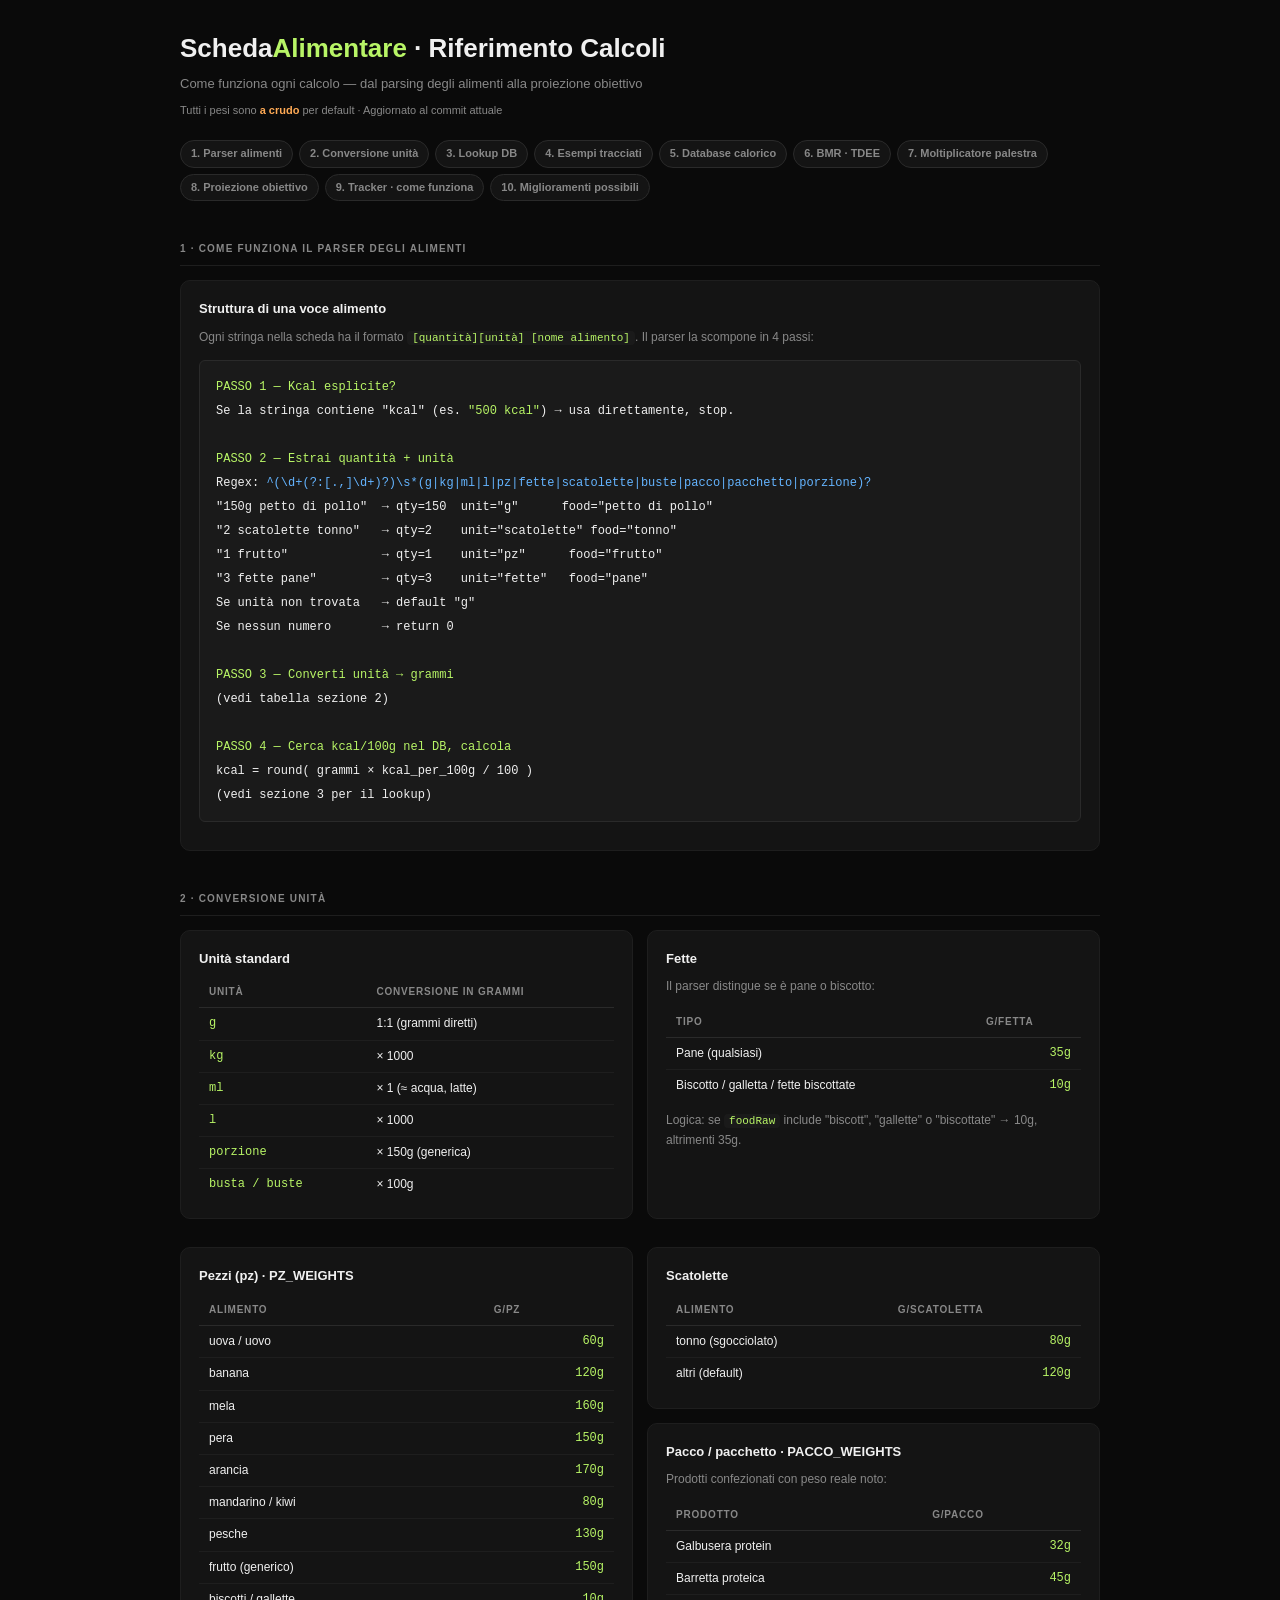
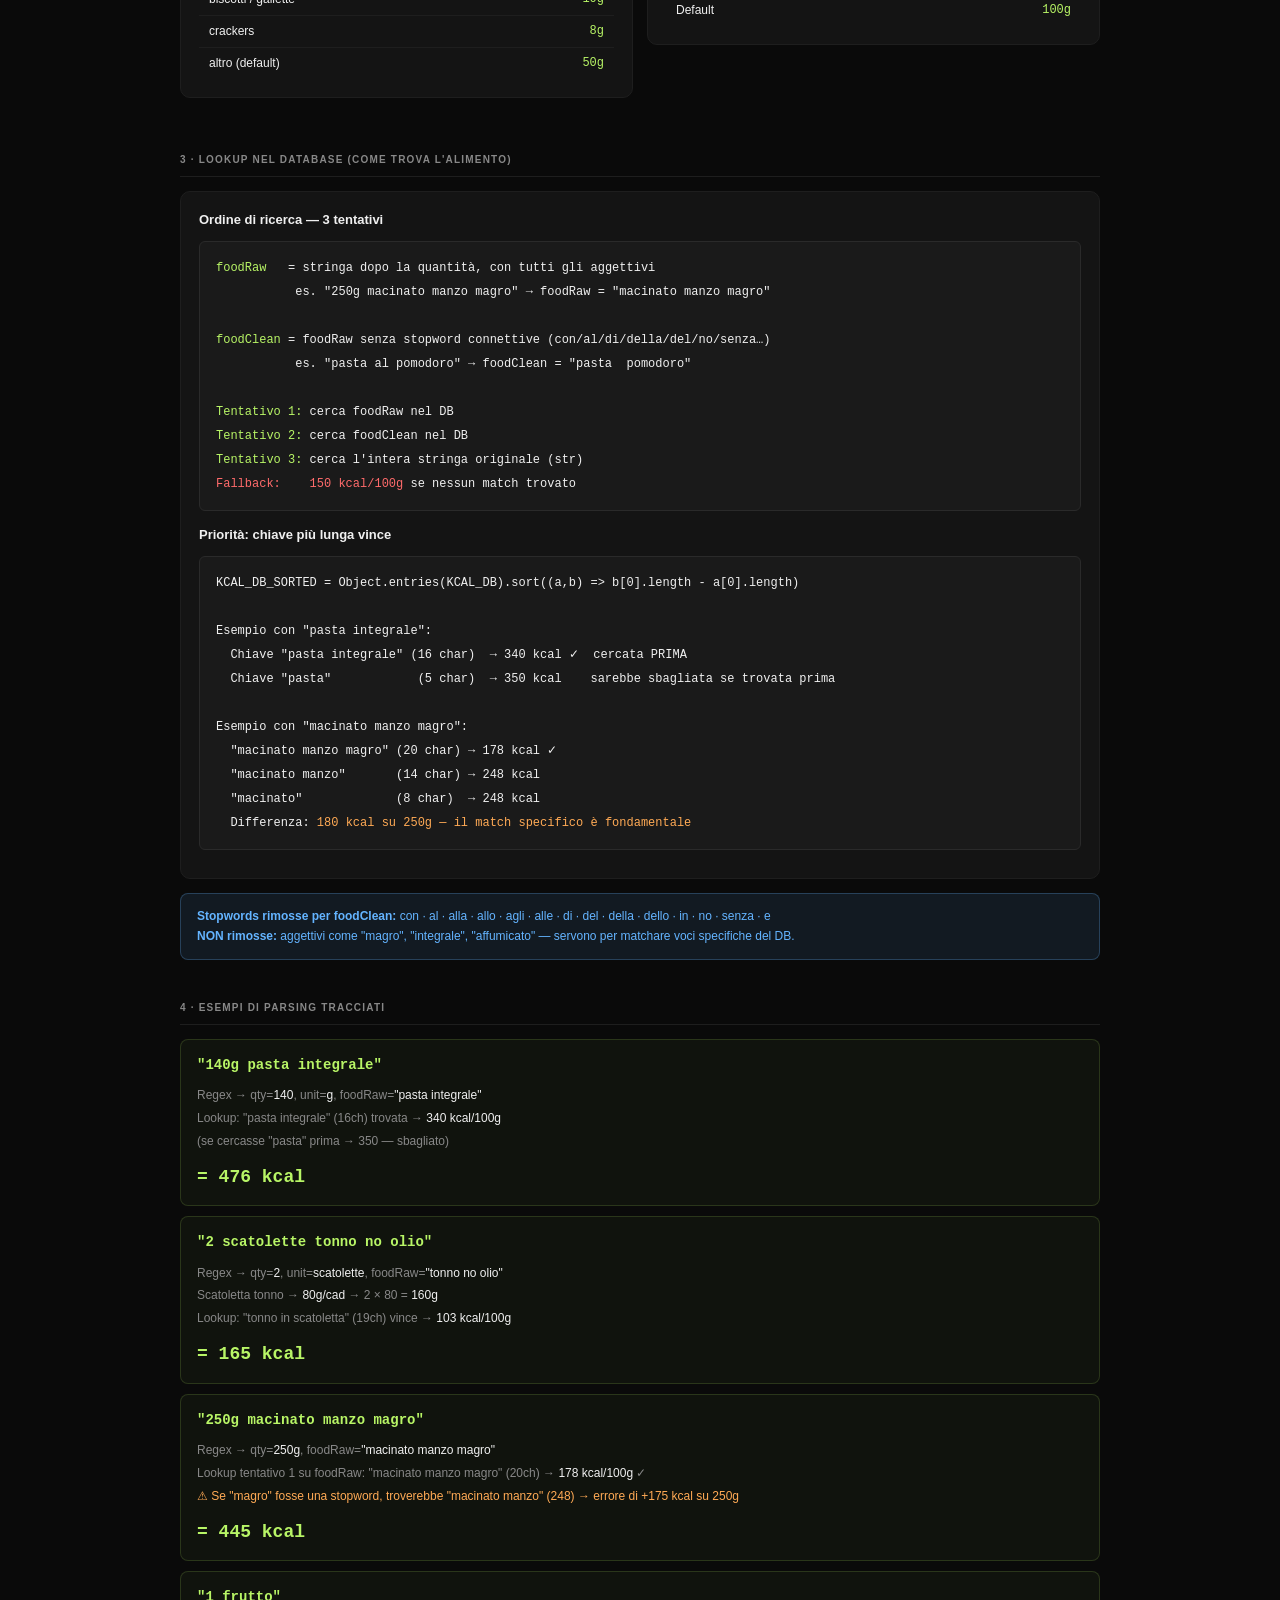
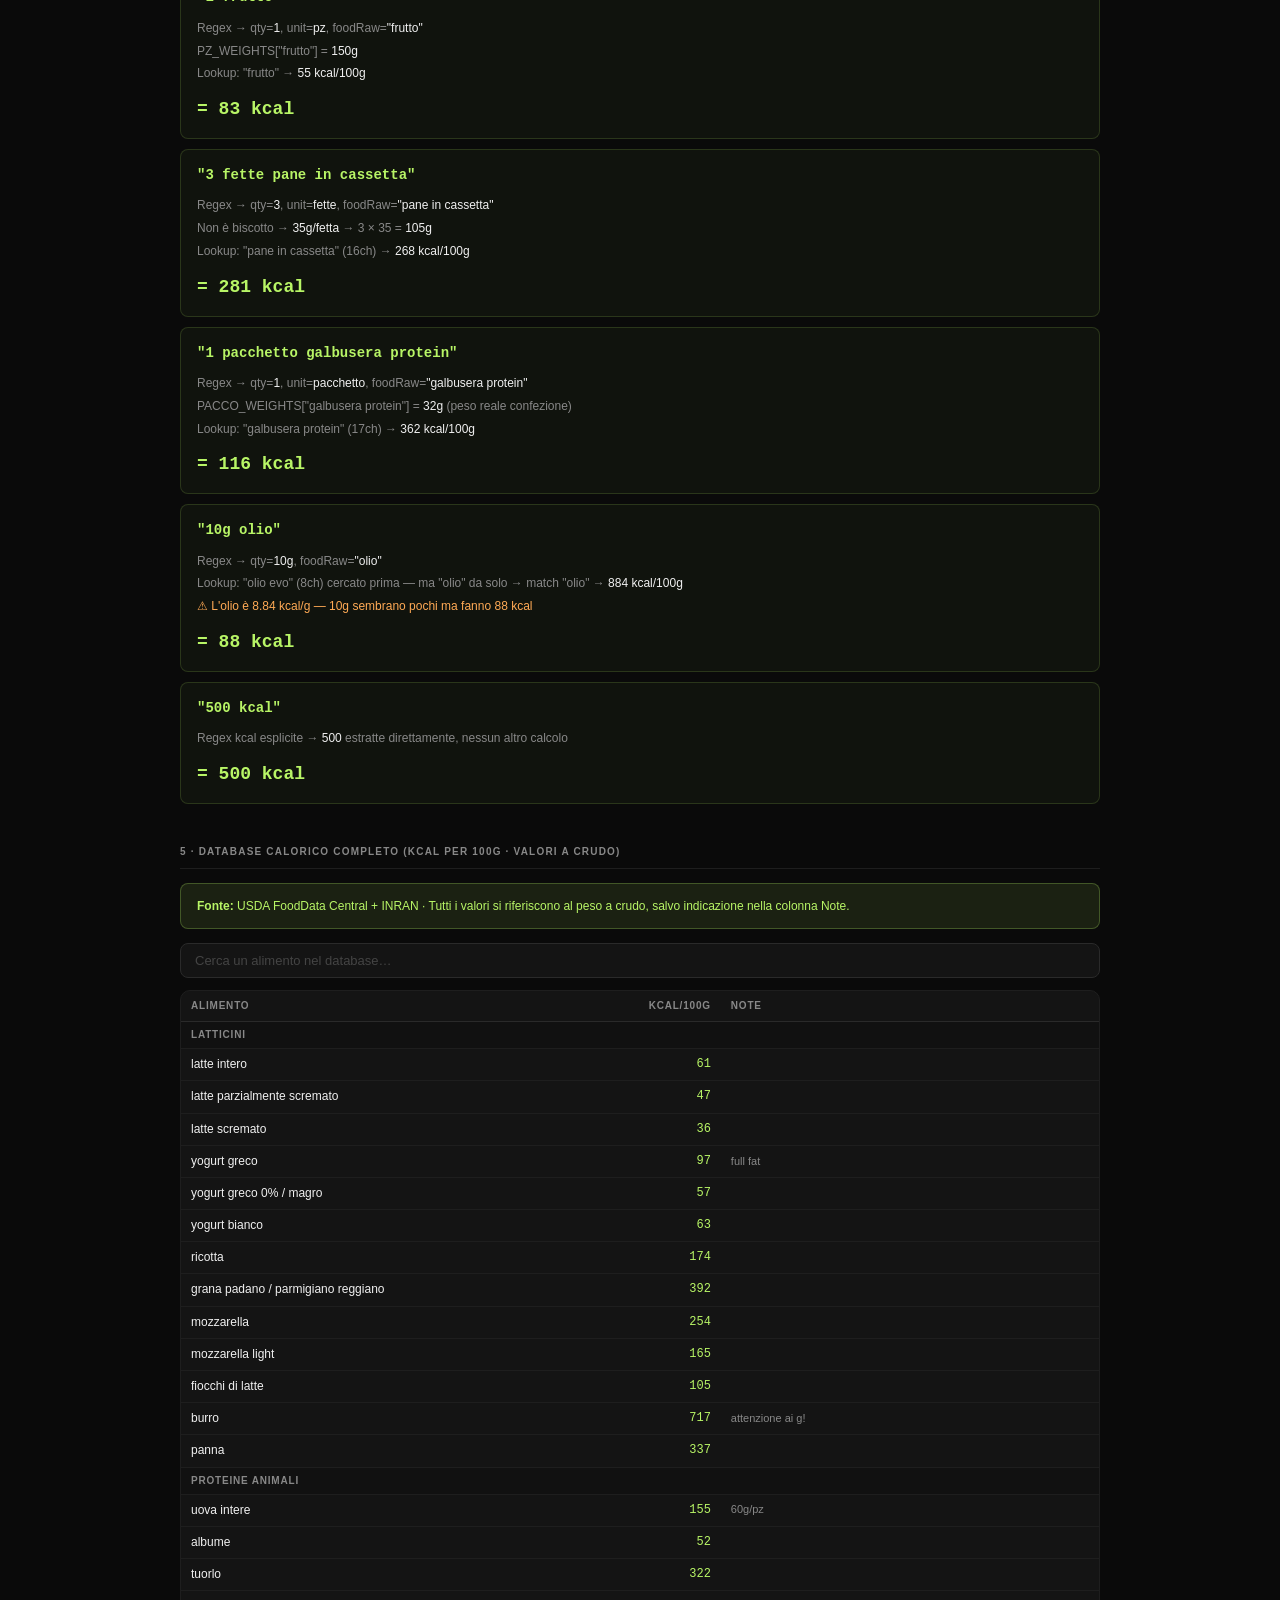
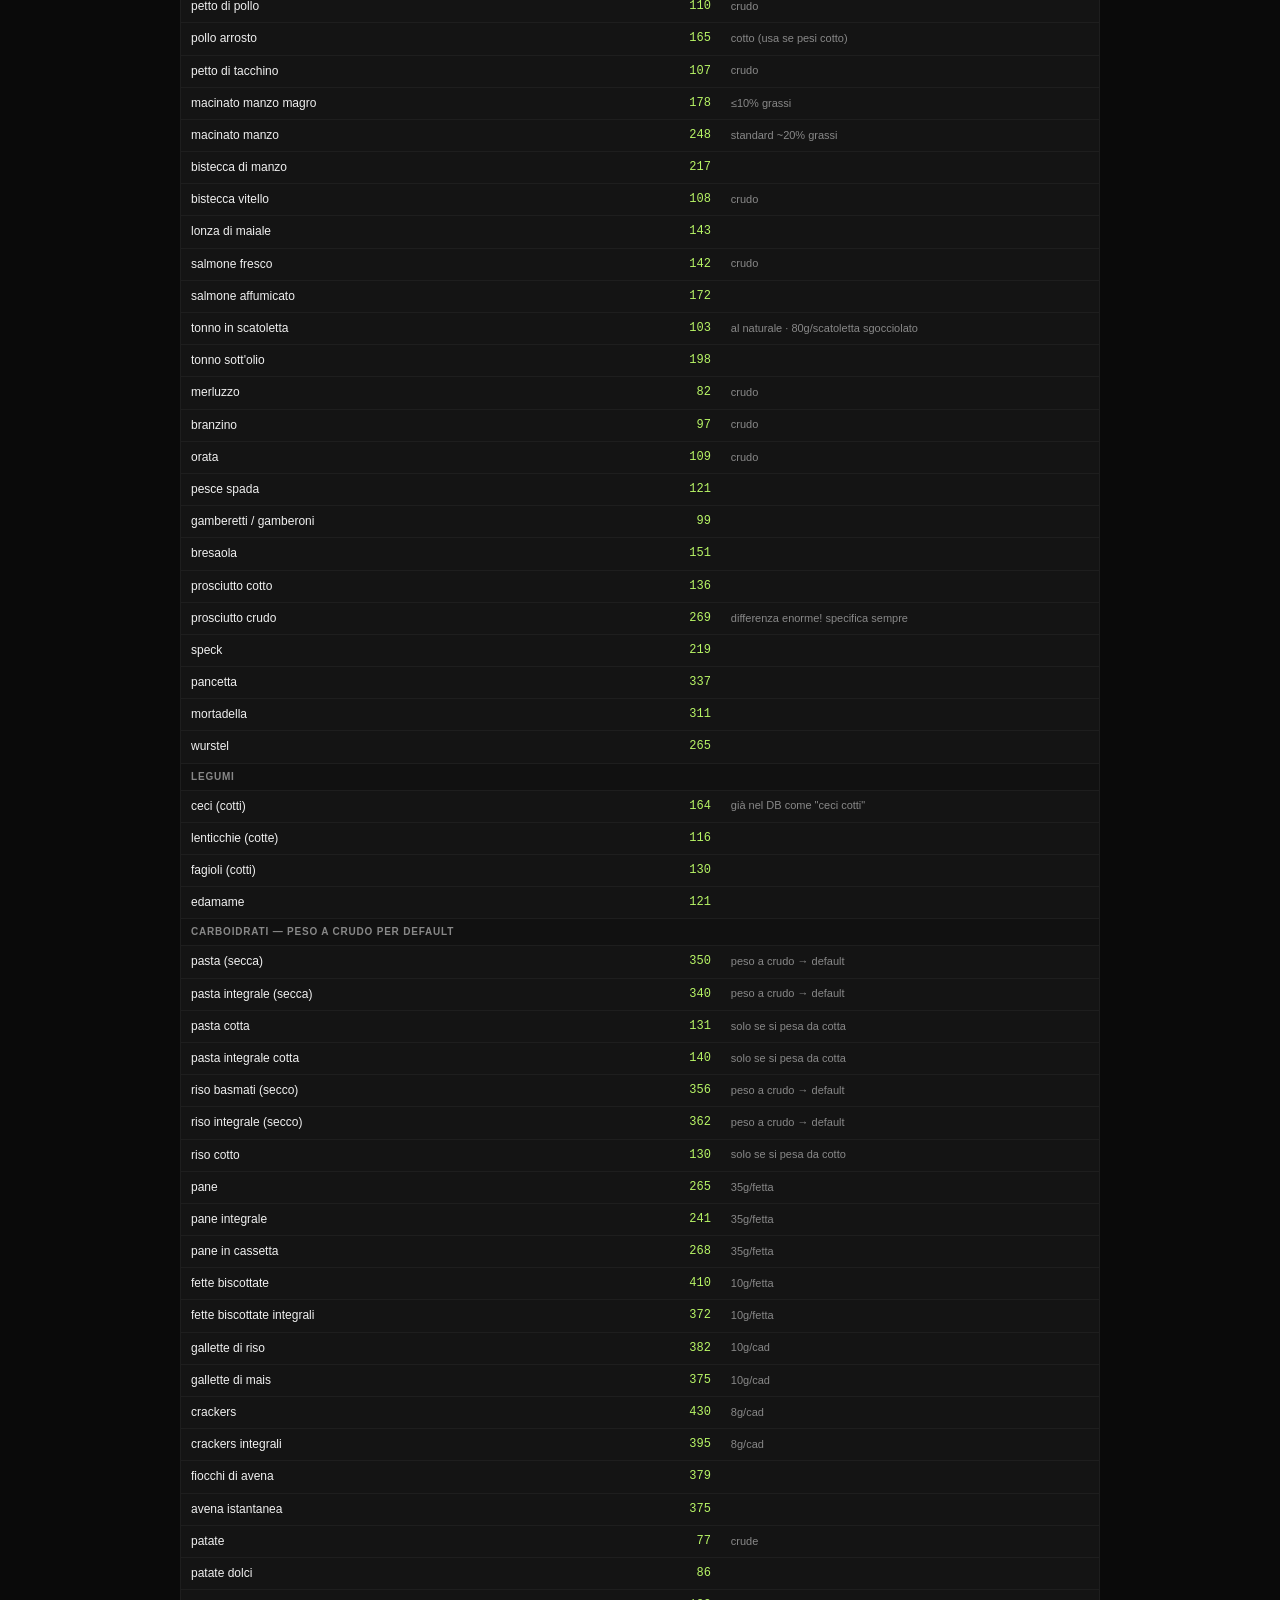
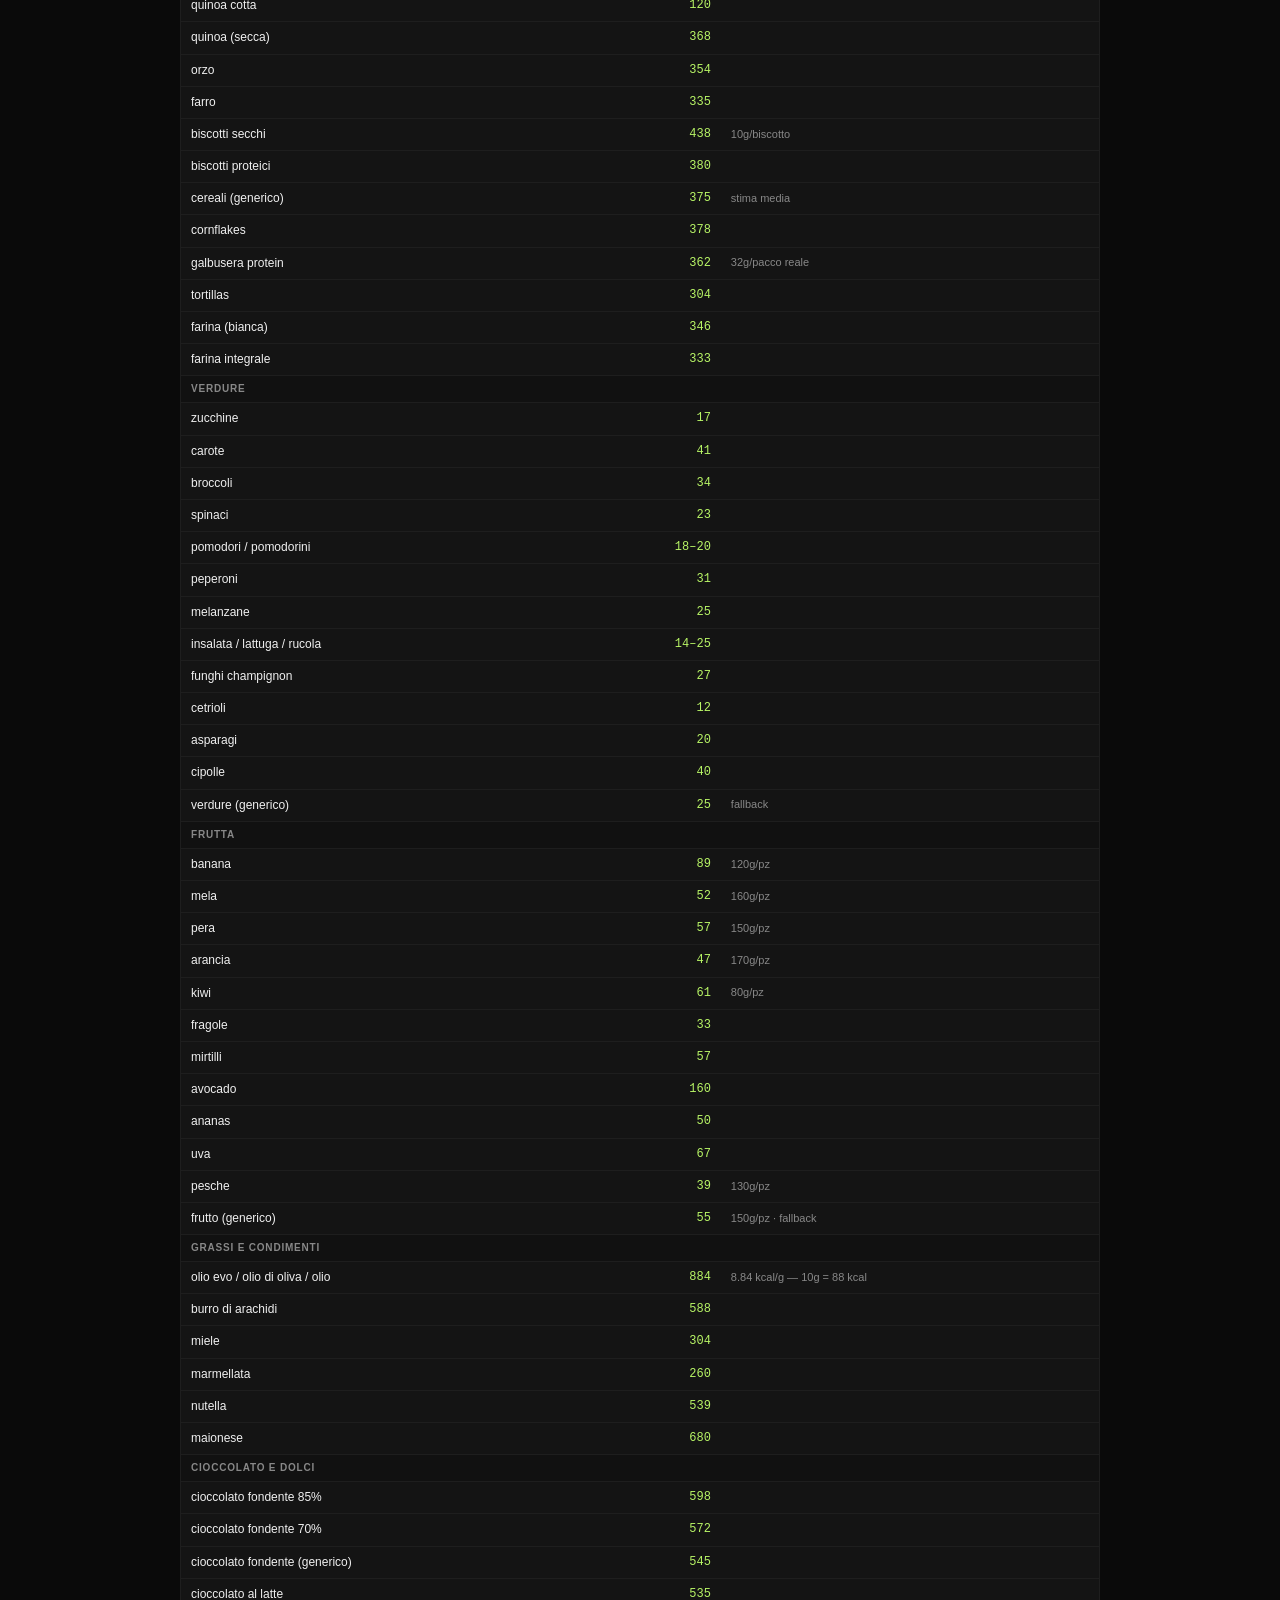
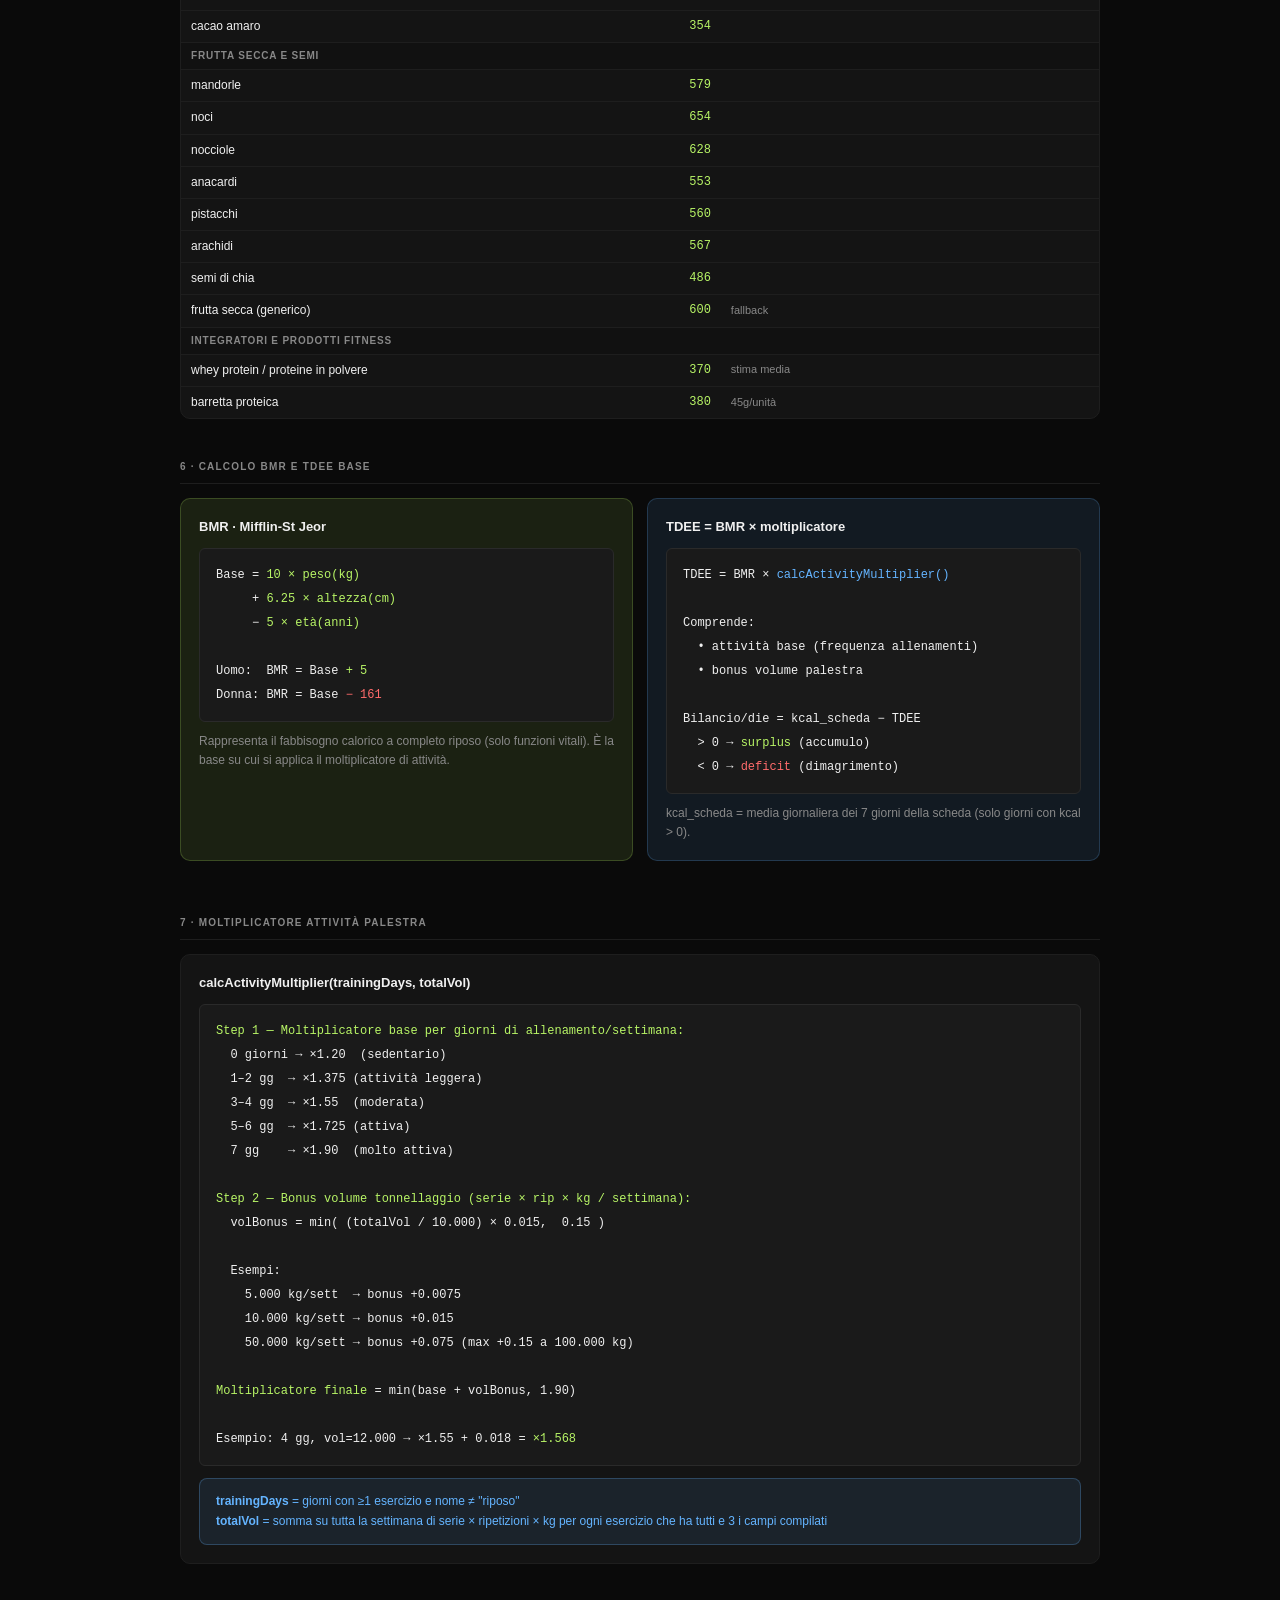
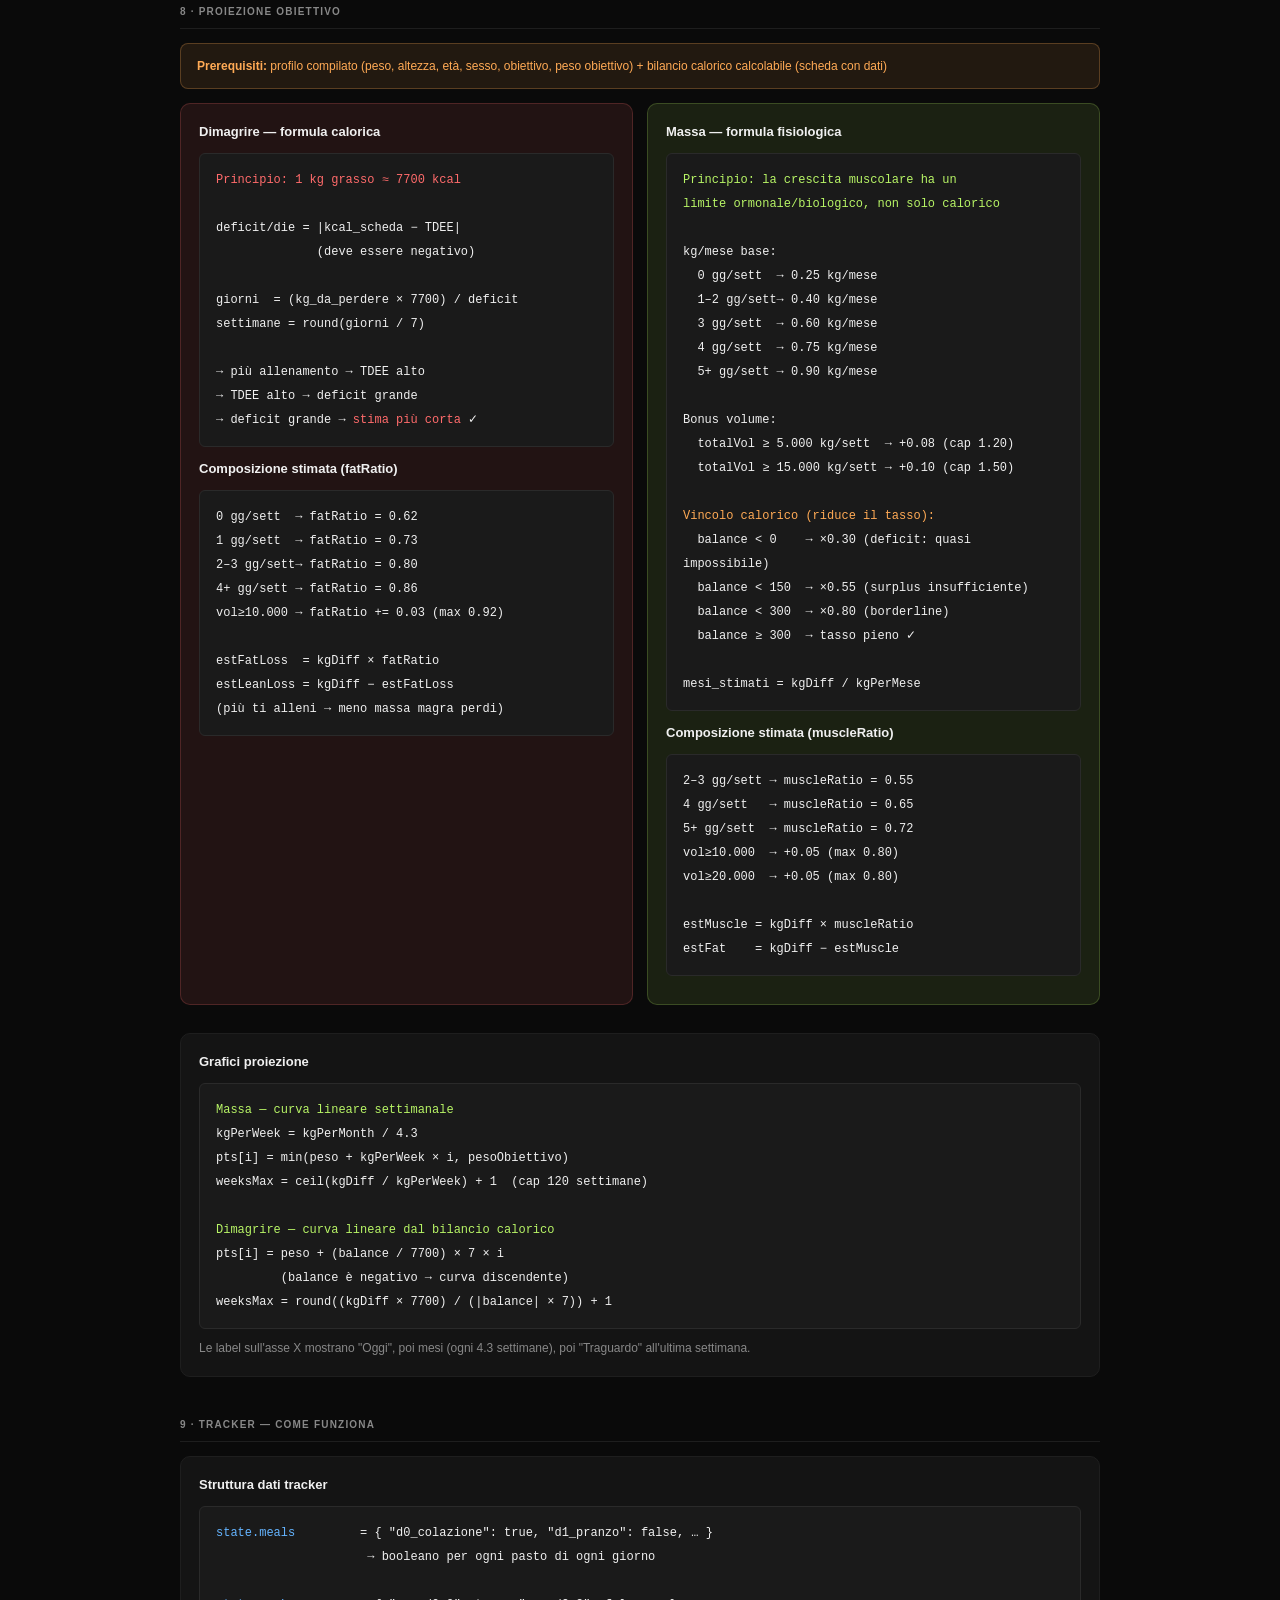
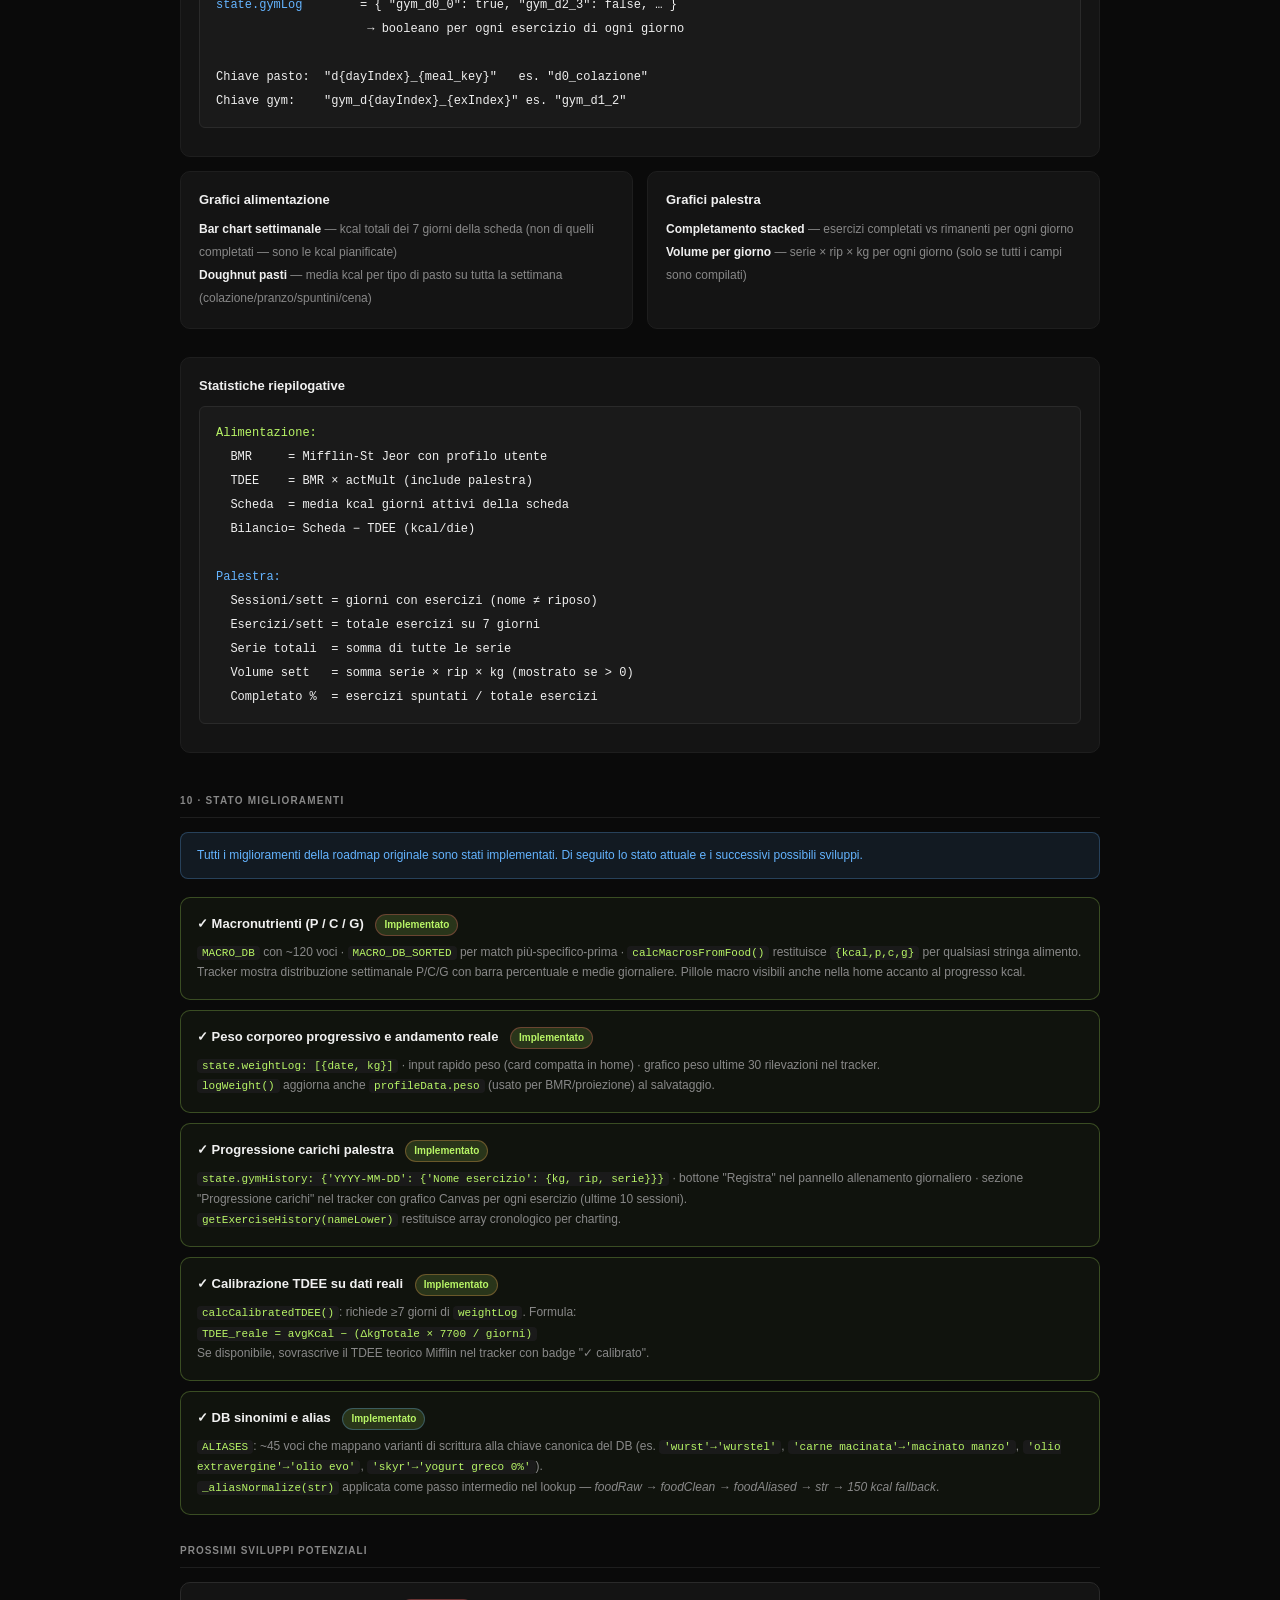
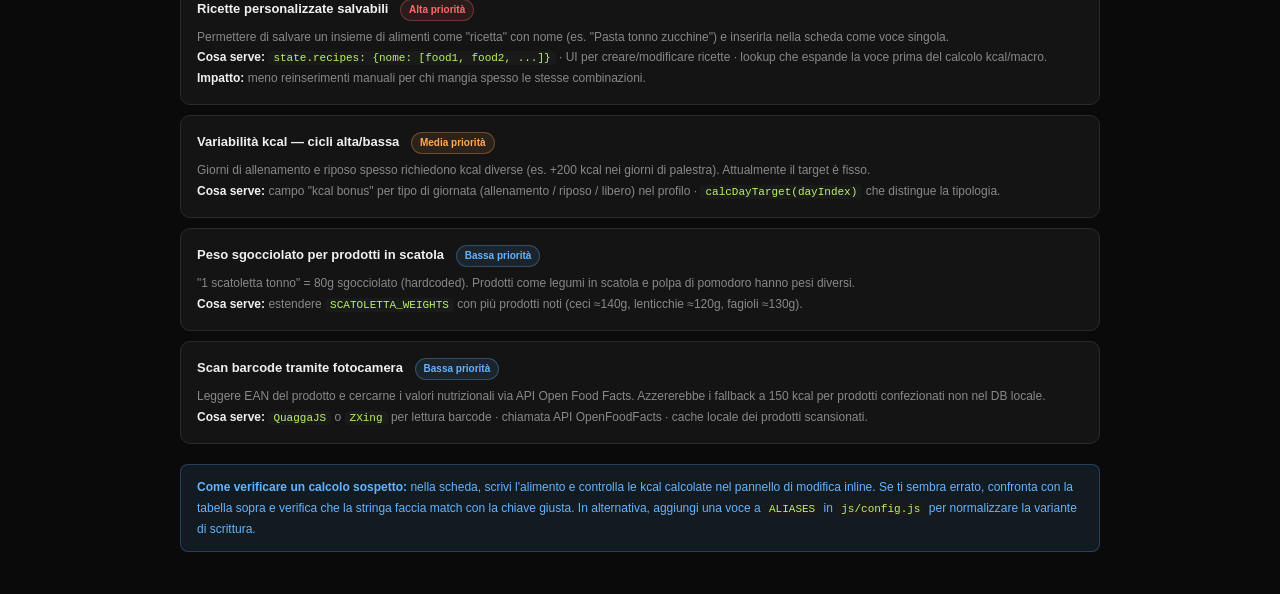
<file: calorie-reference.html>
<!DOCTYPE html>
<html lang="it">
<head>
<meta charset="UTF-8">
<meta name="viewport" content="width=device-width, initial-scale=1.0">
<title>SchedaAlimentare · Riferimento completo calcoli</title>
<style>
  :root {
    --green: #b8f566; --green-dim: rgba(184,245,102,.1);
    --blue: #64b4ff;  --blue-dim: rgba(100,180,255,.1);
    --orange: #ffaa55; --orange-dim: rgba(255,170,85,.1);
    --red: #ff6b6b;   --red-dim: rgba(255,107,107,.1);
    --bg: #0a0a0a; --bg2: #111; --card: #141414; --card2: #1a1a1a;
    --border: #1e1e1e; --border2: #2a2a2a;
    --text: #f0f0f0; --mid: #888; --soft: #444;
    --mono: 'Courier New', monospace;
  }
  * { box-sizing: border-box; margin: 0; padding: 0; }
  body { background: var(--bg); color: var(--text); font-family: -apple-system, BlinkMacSystemFont, 'Segoe UI', sans-serif; font-size: 13px; line-height: 1.6; padding: 28px 20px; max-width: 960px; margin: 0 auto; }
  a { color: var(--green); text-decoration: none; }

  /* ── Typography ── */
  h1 { font-size: 26px; font-weight: 800; margin-bottom: 4px; }
  h1 em { color: var(--green); font-style: normal; }
  .sub { color: var(--mid); font-size: 13px; margin-bottom: 8px; }
  .toc { display: flex; flex-wrap: wrap; gap: 6px; margin: 20px 0 36px; }
  .toc a { font-size: 11px; font-weight: 700; padding: 4px 10px; background: var(--card); border: 1px solid var(--border2); border-radius: 20px; color: var(--mid); transition: color .15s, border-color .15s; }
  .toc a:hover { color: var(--green); border-color: rgba(184,245,102,.3); }
  h2 { font-size: 10px; font-weight: 700; letter-spacing: .12em; text-transform: uppercase; color: var(--mid); margin: 40px 0 14px; border-bottom: 1px solid var(--border); padding-bottom: 8px; }
  h3 { font-size: 13px; font-weight: 700; margin-bottom: 8px; color: var(--text); }

  /* ── Cards ── */
  .card { background: var(--card); border: 1px solid var(--border); border-radius: 10px; padding: 18px; margin-bottom: 14px; }
  .card-green { background: var(--green-dim); border-color: rgba(184,245,102,.2); }
  .card-blue  { background: var(--blue-dim);  border-color: rgba(100,180,255,.2); }
  .card-orange{ background: var(--orange-dim);border-color: rgba(255,170,85,.2); }
  .card-red   { background: var(--red-dim);   border-color: rgba(255,107,107,.2); }
  .two-col { display: grid; grid-template-columns: 1fr 1fr; gap: 14px; margin-bottom: 14px; }
  .three-col { display: grid; grid-template-columns: 1fr 1fr 1fr; gap: 14px; margin-bottom: 14px; }
  @media(max-width:640px){ .two-col,.three-col { grid-template-columns:1fr; } }

  /* ── Code/formula ── */
  .formula { font-family: var(--mono); background: var(--card2); border: 1px solid var(--border2); border-radius: 6px; padding: 14px 16px; margin: 10px 0; font-size: 12px; line-height: 2; white-space: pre-wrap; }
  .hl   { color: var(--green); }
  .hlb  { color: var(--blue); }
  .hlo  { color: var(--orange); }
  .hlr  { color: var(--red); }
  code  { font-family: var(--mono); background: var(--card2); border-radius: 4px; padding: 1px 5px; font-size: 11px; color: var(--green); }

  /* ── Tables ── */
  table { width: 100%; border-collapse: collapse; }
  th { text-align: left; font-size: 10px; font-weight: 700; letter-spacing: .08em; text-transform: uppercase; color: var(--mid); padding: 7px 10px; border-bottom: 1px solid var(--border2); }
  td { padding: 6px 10px; border-bottom: 1px solid var(--border); font-size: 12px; }
  tr:last-child td { border-bottom: none; }
  td.mono { font-family: var(--mono); color: var(--green); }
  td.num  { font-family: var(--mono); color: var(--green); text-align: right; }
  td.note { color: var(--mid); font-size: 11px; }
  .cat-hdr td { background: var(--bg2); color: var(--mid); font-size: 10px; font-weight: 700; letter-spacing: .08em; text-transform: uppercase; padding: 5px 10px; }

  /* ── Examples ── */
  .example { background: rgba(184,245,102,.04); border: 1px solid rgba(184,245,102,.15); border-radius: 8px; padding: 14px 16px; margin-bottom: 10px; }
  .ex-input { font-family: var(--mono); color: var(--green); font-size: 14px; margin-bottom: 8px; font-weight: 700; }
  .ex-steps { color: var(--mid); font-size: 12px; line-height: 1.9; }
  .ex-steps span { color: var(--text); }
  .ex-steps .warn-span { color: var(--orange); }
  .ex-result { font-size: 18px; font-weight: 800; color: var(--green); margin-top: 10px; font-family: var(--mono); }

  /* ── Badges & pills ── */
  .badge { display: inline-block; font-size: 10px; font-weight: 700; padding: 1px 7px; border-radius: 20px; }
  .badge-g { background: var(--green-dim); color: var(--green); border: 1px solid rgba(184,245,102,.3); }
  .badge-b { background: var(--blue-dim);  color: var(--blue);  border: 1px solid rgba(100,180,255,.3); }
  .badge-o { background: var(--orange-dim);color: var(--orange);border: 1px solid rgba(255,170,85,.3); }
  .badge-r { background: var(--red-dim);   color: var(--red);   border: 1px solid rgba(255,107,107,.3); }

  /* ── Warn/info boxes ── */
  .info-box { border-radius: 8px; padding: 12px 16px; margin-bottom: 14px; font-size: 12px; line-height: 1.7; }
  .info-box.warn  { background: var(--orange-dim); border: 1px solid rgba(255,170,85,.25); color: var(--orange); }
  .info-box.good  { background: var(--green-dim);  border: 1px solid rgba(184,245,102,.25); color: var(--green); }
  .info-box.info  { background: var(--blue-dim);   border: 1px solid rgba(100,180,255,.25); color: var(--blue); }
  .info-box.bad   { background: var(--red-dim);    border: 1px solid rgba(255,107,107,.25); color: var(--red); }
  .info-box strong { font-weight: 700; }

  /* ── Search ── */
  .search-wrap { margin-bottom: 12px; }
  #searchInput { background: var(--card); border: 1px solid var(--border2); border-radius: 8px; padding: 9px 14px; color: var(--text); font-size: 13px; width: 100%; outline: none; transition: border-color .2s; }
  #searchInput:focus { border-color: rgba(184,245,102,.4); }
  #searchInput::placeholder { color: var(--soft); }
  .hidden { display: none !important; }

  /* ── Improvement cards ── */
  .improve-card { background: var(--card); border: 1px solid var(--border2); border-radius: 10px; padding: 16px; margin-bottom: 10px; }
  .improve-title { font-size: 13px; font-weight: 700; margin-bottom: 6px; }
  .improve-body  { font-size: 12px; color: var(--mid); line-height: 1.7; }
  .improve-body strong { color: var(--text); }
  .priority { display: inline-flex; align-items: center; gap: 5px; font-size: 10px; font-weight: 700; padding: 2px 8px; border-radius: 20px; margin-left: 8px; vertical-align: middle; }
  .p-high   { background: var(--red-dim);   color: var(--red);    border: 1px solid rgba(255,107,107,.3); }
  .p-med    { background: var(--orange-dim);color: var(--orange); border: 1px solid rgba(255,170,85,.3); }
  .p-low    { background: var(--blue-dim);  color: var(--blue);   border: 1px solid rgba(100,180,255,.3); }
</style>
</head>
<body>

<h1>Scheda<em>Alimentare</em> · Riferimento Calcoli</h1>
<div class="sub">Come funziona ogni calcolo — dal parsing degli alimenti alla proiezione obiettivo</div>
<div class="sub" style="margin-top:4px;font-size:11px">Tutti i pesi sono <strong style="color:var(--orange)">a crudo</strong> per default · Aggiornato al commit attuale</div>

<div class="toc">
  <a href="#s-parser">1. Parser alimenti</a>
  <a href="#s-units">2. Conversione unità</a>
  <a href="#s-lookup">3. Lookup DB</a>
  <a href="#s-examples">4. Esempi tracciati</a>
  <a href="#s-db">5. Database calorico</a>
  <a href="#s-bmr">6. BMR · TDEE</a>
  <a href="#s-gym">7. Moltiplicatore palestra</a>
  <a href="#s-proj">8. Proiezione obiettivo</a>
  <a href="#s-tracker">9. Tracker · come funziona</a>
  <a href="#s-improve">10. Miglioramenti possibili</a>
</div>

<!-- ══════════════════════════════════════════════════════ -->
<h2 id="s-parser">1 · Come funziona il parser degli alimenti</h2>

<div class="card">
  <h3>Struttura di una voce alimento</h3>
  <p style="color:var(--mid);margin-bottom:12px;font-size:12px">Ogni stringa nella scheda ha il formato <code>[quantità][unità] [nome alimento]</code>. Il parser la scompone in 4 passi:</p>
  <div class="formula"><span class="hl">PASSO 1 — Kcal esplicite?</span>
Se la stringa contiene "kcal" (es. <span class="hl">"500 kcal"</span>) → usa direttamente, stop.

<span class="hl">PASSO 2 — Estrai quantità + unità</span>
Regex: <span class="hlb">^(\d+(?:[.,]\d+)?)\s*(g|kg|ml|l|pz|fette|scatolette|buste|pacco|pacchetto|porzione)?</span>
"150g petto di pollo"  → qty=150  unit="g"      food="petto di pollo"
"2 scatolette tonno"   → qty=2    unit="scatolette" food="tonno"
"1 frutto"             → qty=1    unit="pz"      food="frutto"
"3 fette pane"         → qty=3    unit="fette"   food="pane"
Se unità non trovata   → default "g"
Se nessun numero       → return 0

<span class="hl">PASSO 3 — Converti unità → grammi</span>
(vedi tabella sezione 2)

<span class="hl">PASSO 4 — Cerca kcal/100g nel DB, calcola</span>
kcal = round( grammi × kcal_per_100g / 100 )
(vedi sezione 3 per il lookup)</div>
</div>

<!-- ══════════════════════════════════════════════════════ -->
<h2 id="s-units">2 · Conversione unità</h2>

<div class="two-col">
<div class="card">
  <h3>Unità standard</h3>
  <table>
    <tr><th>Unità</th><th>Conversione in grammi</th></tr>
    <tr><td class="mono">g</td><td>1:1 (grammi diretti)</td></tr>
    <tr><td class="mono">kg</td><td>× 1000</td></tr>
    <tr><td class="mono">ml</td><td>× 1 (≈ acqua, latte)</td></tr>
    <tr><td class="mono">l</td><td>× 1000</td></tr>
    <tr><td class="mono">porzione</td><td>× 150g (generica)</td></tr>
    <tr><td class="mono">busta / buste</td><td>× 100g</td></tr>
  </table>
</div>
<div class="card">
  <h3>Fette</h3>
  <p style="color:var(--mid);font-size:12px;margin-bottom:10px">Il parser distingue se è pane o biscotto:</p>
  <table>
    <tr><th>Tipo</th><th>g/fetta</th></tr>
    <tr><td>Pane (qualsiasi)</td><td class="num">35g</td></tr>
    <tr><td>Biscotto / galletta / fette biscottate</td><td class="num">10g</td></tr>
  </table>
  <div style="margin-top:10px;font-size:12px;color:var(--mid)">Logica: se <code>foodRaw</code> include "biscott", "gallette" o "biscottate" → 10g, altrimenti 35g.</div>
</div>
</div>

<div class="two-col">
<div class="card">
  <h3>Pezzi (pz) · PZ_WEIGHTS</h3>
  <table>
    <tr><th>Alimento</th><th>g/pz</th></tr>
    <tr><td>uova / uovo</td><td class="num">60g</td></tr>
    <tr><td>banana</td><td class="num">120g</td></tr>
    <tr><td>mela</td><td class="num">160g</td></tr>
    <tr><td>pera</td><td class="num">150g</td></tr>
    <tr><td>arancia</td><td class="num">170g</td></tr>
    <tr><td>mandarino / kiwi</td><td class="num">80g</td></tr>
    <tr><td>pesche</td><td class="num">130g</td></tr>
    <tr><td>frutto (generico)</td><td class="num">150g</td></tr>
    <tr><td>biscotti / gallette</td><td class="num">10g</td></tr>
    <tr><td>crackers</td><td class="num">8g</td></tr>
    <tr><td>altro (default)</td><td class="num">50g</td></tr>
  </table>
</div>
<div>
  <div class="card">
    <h3>Scatolette</h3>
    <table>
      <tr><th>Alimento</th><th>g/scatoletta</th></tr>
      <tr><td>tonno (sgocciolato)</td><td class="num">80g</td></tr>
      <tr><td>altri (default)</td><td class="num">120g</td></tr>
    </table>
  </div>
  <div class="card" style="margin-top:0">
    <h3>Pacco / pacchetto · PACCO_WEIGHTS</h3>
    <p style="color:var(--mid);font-size:12px;margin-bottom:10px">Prodotti confezionati con peso reale noto:</p>
    <table>
      <tr><th>Prodotto</th><th>g/pacco</th></tr>
      <tr><td>Galbusera protein</td><td class="num">32g</td></tr>
      <tr><td>Barretta proteica</td><td class="num">45g</td></tr>
      <tr><td>Default</td><td class="num">100g</td></tr>
    </table>
  </div>
</div>
</div>

<!-- ══════════════════════════════════════════════════════ -->
<h2 id="s-lookup">3 · Lookup nel database (come trova l'alimento)</h2>

<div class="card">
  <h3>Ordine di ricerca — 3 tentativi</h3>
  <div class="formula"><span class="hl">foodRaw</span>   = stringa dopo la quantità, con tutti gli aggettivi
           es. "250g macinato manzo magro" → foodRaw = "macinato manzo magro"

<span class="hl">foodClean</span> = foodRaw senza stopword connettive (con/al/di/della/del/no/senza…)
           es. "pasta al pomodoro" → foodClean = "pasta  pomodoro"

<span class="hl">Tentativo 1:</span> cerca foodRaw nel DB
<span class="hl">Tentativo 2:</span> cerca foodClean nel DB
<span class="hl">Tentativo 3:</span> cerca l'intera stringa originale (str)
<span class="hlr">Fallback:    150 kcal/100g</span> se nessun match trovato</div>

  <h3 style="margin-top:14px">Priorità: chiave più lunga vince</h3>
  <div class="formula">KCAL_DB_SORTED = Object.entries(KCAL_DB).sort((a,b) => b[0].length - a[0].length)

Esempio con "pasta integrale":
  Chiave "pasta integrale" (16 char)  → 340 kcal ✓  cercata PRIMA
  Chiave "pasta"            (5 char)  → 350 kcal    sarebbe sbagliata se trovata prima

Esempio con "macinato manzo magro":
  "macinato manzo magro" (20 char) → 178 kcal ✓
  "macinato manzo"       (14 char) → 248 kcal
  "macinato"             (8 char)  → 248 kcal
  Differenza: <span class="hlo">180 kcal su 250g — il match specifico è fondamentale</span></div>
</div>

<div class="info-box info">
  <strong>Stopwords rimosse per foodClean:</strong> con · al · alla · allo · agli · alle · di · del · della · dello · in · no · senza · e<br>
  <strong>NON rimosse:</strong> aggettivi come "magro", "integrale", "affumicato" — servono per matchare voci specifiche del DB.
</div>

<!-- ══════════════════════════════════════════════════════ -->
<h2 id="s-examples">4 · Esempi di parsing tracciati</h2>

<div class="example">
  <div class="ex-input">"140g pasta integrale"</div>
  <div class="ex-steps">
    Regex → qty=<span>140</span>, unit=<span>g</span>, foodRaw=<span>"pasta integrale"</span><br>
    Lookup: "pasta integrale" (16ch) trovata → <span>340 kcal/100g</span><br>
    (se cercasse "pasta" prima → 350 — sbagliato)
  </div>
  <div class="ex-result">= 476 kcal</div>
</div>

<div class="example">
  <div class="ex-input">"2 scatolette tonno no olio"</div>
  <div class="ex-steps">
    Regex → qty=<span>2</span>, unit=<span>scatolette</span>, foodRaw=<span>"tonno no olio"</span><br>
    Scatoletta tonno → <span>80g/cad</span> → 2 × 80 = <span>160g</span><br>
    Lookup: "tonno in scatoletta" (19ch) vince → <span>103 kcal/100g</span>
  </div>
  <div class="ex-result">= 165 kcal</div>
</div>

<div class="example">
  <div class="ex-input">"250g macinato manzo magro"</div>
  <div class="ex-steps">
    Regex → qty=<span>250g</span>, foodRaw=<span>"macinato manzo magro"</span><br>
    Lookup tentativo 1 su foodRaw: "macinato manzo magro" (20ch) → <span>178 kcal/100g</span> ✓<br>
    <span class="warn-span">⚠ Se "magro" fosse una stopword, troverebbe "macinato manzo" (248) → errore di +175 kcal su 250g</span>
  </div>
  <div class="ex-result">= 445 kcal</div>
</div>

<div class="example">
  <div class="ex-input">"1 frutto"</div>
  <div class="ex-steps">
    Regex → qty=<span>1</span>, unit=<span>pz</span>, foodRaw=<span>"frutto"</span><br>
    PZ_WEIGHTS["frutto"] = <span>150g</span><br>
    Lookup: "frutto" → <span>55 kcal/100g</span>
  </div>
  <div class="ex-result">= 83 kcal</div>
</div>

<div class="example">
  <div class="ex-input">"3 fette pane in cassetta"</div>
  <div class="ex-steps">
    Regex → qty=<span>3</span>, unit=<span>fette</span>, foodRaw=<span>"pane in cassetta"</span><br>
    Non è biscotto → <span>35g/fetta</span> → 3 × 35 = <span>105g</span><br>
    Lookup: "pane in cassetta" (16ch) → <span>268 kcal/100g</span>
  </div>
  <div class="ex-result">= 281 kcal</div>
</div>

<div class="example">
  <div class="ex-input">"1 pacchetto galbusera protein"</div>
  <div class="ex-steps">
    Regex → qty=<span>1</span>, unit=<span>pacchetto</span>, foodRaw=<span>"galbusera protein"</span><br>
    PACCO_WEIGHTS["galbusera protein"] = <span>32g</span> (peso reale confezione)<br>
    Lookup: "galbusera protein" (17ch) → <span>362 kcal/100g</span>
  </div>
  <div class="ex-result">= 116 kcal</div>
</div>

<div class="example">
  <div class="ex-input">"10g olio"</div>
  <div class="ex-steps">
    Regex → qty=<span>10g</span>, foodRaw=<span>"olio"</span><br>
    Lookup: "olio evo" (8ch) cercato prima — ma "olio" da solo → match "olio" → <span>884 kcal/100g</span><br>
    <span class="warn-span">⚠ L'olio è 8.84 kcal/g — 10g sembrano pochi ma fanno 88 kcal</span>
  </div>
  <div class="ex-result">= 88 kcal</div>
</div>

<div class="example">
  <div class="ex-input">"500 kcal"</div>
  <div class="ex-steps">
    Regex kcal esplicite → <span>500</span> estratte direttamente, nessun altro calcolo
  </div>
  <div class="ex-result">= 500 kcal</div>
</div>

<!-- ══════════════════════════════════════════════════════ -->
<h2 id="s-db">5 · Database calorico completo (kcal per 100g · valori a crudo)</h2>

<div class="info-box good">
  <strong>Fonte:</strong> USDA FoodData Central + INRAN · Tutti i valori si riferiscono al peso a crudo, salvo indicazione nella colonna Note.
</div>

<div class="search-wrap">
  <input type="text" id="searchInput" placeholder="Cerca un alimento nel database…" oninput="filterTable()">
</div>
<div class="card" style="padding:0;overflow:hidden">
  <table id="kcalTable">
    <tr><th>Alimento</th><th style="text-align:right">kcal/100g</th><th>Note</th></tr>

    <tr class="cat-hdr"><td colspan="3">Latticini</td></tr>
    <tr><td>latte intero</td><td class="num">61</td><td class="note"></td></tr>
    <tr><td>latte parzialmente scremato</td><td class="num">47</td><td class="note"></td></tr>
    <tr><td>latte scremato</td><td class="num">36</td><td class="note"></td></tr>
    <tr><td>yogurt greco</td><td class="num">97</td><td class="note">full fat</td></tr>
    <tr><td>yogurt greco 0% / magro</td><td class="num">57</td><td class="note"></td></tr>
    <tr><td>yogurt bianco</td><td class="num">63</td><td class="note"></td></tr>
    <tr><td>ricotta</td><td class="num">174</td><td class="note"></td></tr>
    <tr><td>grana padano / parmigiano reggiano</td><td class="num">392</td><td class="note"></td></tr>
    <tr><td>mozzarella</td><td class="num">254</td><td class="note"></td></tr>
    <tr><td>mozzarella light</td><td class="num">165</td><td class="note"></td></tr>
    <tr><td>fiocchi di latte</td><td class="num">105</td><td class="note"></td></tr>
    <tr><td>burro</td><td class="num">717</td><td class="note">attenzione ai g!</td></tr>
    <tr><td>panna</td><td class="num">337</td><td class="note"></td></tr>

    <tr class="cat-hdr"><td colspan="3">Proteine animali</td></tr>
    <tr><td>uova intere</td><td class="num">155</td><td class="note">60g/pz</td></tr>
    <tr><td>albume</td><td class="num">52</td><td class="note"></td></tr>
    <tr><td>tuorlo</td><td class="num">322</td><td class="note"></td></tr>
    <tr><td>petto di pollo</td><td class="num">110</td><td class="note">crudo</td></tr>
    <tr><td>pollo arrosto</td><td class="num">165</td><td class="note">cotto (usa se pesi cotto)</td></tr>
    <tr><td>petto di tacchino</td><td class="num">107</td><td class="note">crudo</td></tr>
    <tr><td>macinato manzo magro</td><td class="num">178</td><td class="note">≤10% grassi</td></tr>
    <tr><td>macinato manzo</td><td class="num">248</td><td class="note">standard ~20% grassi</td></tr>
    <tr><td>bistecca di manzo</td><td class="num">217</td><td class="note"></td></tr>
    <tr><td>bistecca vitello</td><td class="num">108</td><td class="note">crudo</td></tr>
    <tr><td>lonza di maiale</td><td class="num">143</td><td class="note"></td></tr>
    <tr><td>salmone fresco</td><td class="num">142</td><td class="note">crudo</td></tr>
    <tr><td>salmone affumicato</td><td class="num">172</td><td class="note"></td></tr>
    <tr><td>tonno in scatoletta</td><td class="num">103</td><td class="note">al naturale · 80g/scatoletta sgocciolato</td></tr>
    <tr><td>tonno sott'olio</td><td class="num">198</td><td class="note"></td></tr>
    <tr><td>merluzzo</td><td class="num">82</td><td class="note">crudo</td></tr>
    <tr><td>branzino</td><td class="num">97</td><td class="note">crudo</td></tr>
    <tr><td>orata</td><td class="num">109</td><td class="note">crudo</td></tr>
    <tr><td>pesce spada</td><td class="num">121</td><td class="note"></td></tr>
    <tr><td>gamberetti / gamberoni</td><td class="num">99</td><td class="note"></td></tr>
    <tr><td>bresaola</td><td class="num">151</td><td class="note"></td></tr>
    <tr><td>prosciutto cotto</td><td class="num">136</td><td class="note"></td></tr>
    <tr><td>prosciutto crudo</td><td class="num">269</td><td class="note">differenza enorme! specifica sempre</td></tr>
    <tr><td>speck</td><td class="num">219</td><td class="note"></td></tr>
    <tr><td>pancetta</td><td class="num">337</td><td class="note"></td></tr>
    <tr><td>mortadella</td><td class="num">311</td><td class="note"></td></tr>
    <tr><td>wurstel</td><td class="num">265</td><td class="note"></td></tr>

    <tr class="cat-hdr"><td colspan="3">Legumi</td></tr>
    <tr><td>ceci (cotti)</td><td class="num">164</td><td class="note">già nel DB come "ceci cotti"</td></tr>
    <tr><td>lenticchie (cotte)</td><td class="num">116</td><td class="note"></td></tr>
    <tr><td>fagioli (cotti)</td><td class="num">130</td><td class="note"></td></tr>
    <tr><td>edamame</td><td class="num">121</td><td class="note"></td></tr>

    <tr class="cat-hdr"><td colspan="3">Carboidrati — peso a crudo per default</td></tr>
    <tr><td>pasta (secca)</td><td class="num">350</td><td class="note">peso a crudo → default</td></tr>
    <tr><td>pasta integrale (secca)</td><td class="num">340</td><td class="note">peso a crudo → default</td></tr>
    <tr><td>pasta cotta</td><td class="num">131</td><td class="note">solo se si pesa da cotta</td></tr>
    <tr><td>pasta integrale cotta</td><td class="num">140</td><td class="note">solo se si pesa da cotta</td></tr>
    <tr><td>riso basmati (secco)</td><td class="num">356</td><td class="note">peso a crudo → default</td></tr>
    <tr><td>riso integrale (secco)</td><td class="num">362</td><td class="note">peso a crudo → default</td></tr>
    <tr><td>riso cotto</td><td class="num">130</td><td class="note">solo se si pesa da cotto</td></tr>
    <tr><td>pane</td><td class="num">265</td><td class="note">35g/fetta</td></tr>
    <tr><td>pane integrale</td><td class="num">241</td><td class="note">35g/fetta</td></tr>
    <tr><td>pane in cassetta</td><td class="num">268</td><td class="note">35g/fetta</td></tr>
    <tr><td>fette biscottate</td><td class="num">410</td><td class="note">10g/fetta</td></tr>
    <tr><td>fette biscottate integrali</td><td class="num">372</td><td class="note">10g/fetta</td></tr>
    <tr><td>gallette di riso</td><td class="num">382</td><td class="note">10g/cad</td></tr>
    <tr><td>gallette di mais</td><td class="num">375</td><td class="note">10g/cad</td></tr>
    <tr><td>crackers</td><td class="num">430</td><td class="note">8g/cad</td></tr>
    <tr><td>crackers integrali</td><td class="num">395</td><td class="note">8g/cad</td></tr>
    <tr><td>fiocchi di avena</td><td class="num">379</td><td class="note"></td></tr>
    <tr><td>avena istantanea</td><td class="num">375</td><td class="note"></td></tr>
    <tr><td>patate</td><td class="num">77</td><td class="note">crude</td></tr>
    <tr><td>patate dolci</td><td class="num">86</td><td class="note"></td></tr>
    <tr><td>quinoa cotta</td><td class="num">120</td><td class="note"></td></tr>
    <tr><td>quinoa (secca)</td><td class="num">368</td><td class="note"></td></tr>
    <tr><td>orzo</td><td class="num">354</td><td class="note"></td></tr>
    <tr><td>farro</td><td class="num">335</td><td class="note"></td></tr>
    <tr><td>biscotti secchi</td><td class="num">438</td><td class="note">10g/biscotto</td></tr>
    <tr><td>biscotti proteici</td><td class="num">380</td><td class="note"></td></tr>
    <tr><td>cereali (generico)</td><td class="num">375</td><td class="note">stima media</td></tr>
    <tr><td>cornflakes</td><td class="num">378</td><td class="note"></td></tr>
    <tr><td>galbusera protein</td><td class="num">362</td><td class="note">32g/pacco reale</td></tr>
    <tr><td>tortillas</td><td class="num">304</td><td class="note"></td></tr>
    <tr><td>farina (bianca)</td><td class="num">346</td><td class="note"></td></tr>
    <tr><td>farina integrale</td><td class="num">333</td><td class="note"></td></tr>

    <tr class="cat-hdr"><td colspan="3">Verdure</td></tr>
    <tr><td>zucchine</td><td class="num">17</td><td class="note"></td></tr>
    <tr><td>carote</td><td class="num">41</td><td class="note"></td></tr>
    <tr><td>broccoli</td><td class="num">34</td><td class="note"></td></tr>
    <tr><td>spinaci</td><td class="num">23</td><td class="note"></td></tr>
    <tr><td>pomodori / pomodorini</td><td class="num">18–20</td><td class="note"></td></tr>
    <tr><td>peperoni</td><td class="num">31</td><td class="note"></td></tr>
    <tr><td>melanzane</td><td class="num">25</td><td class="note"></td></tr>
    <tr><td>insalata / lattuga / rucola</td><td class="num">14–25</td><td class="note"></td></tr>
    <tr><td>funghi champignon</td><td class="num">27</td><td class="note"></td></tr>
    <tr><td>cetrioli</td><td class="num">12</td><td class="note"></td></tr>
    <tr><td>asparagi</td><td class="num">20</td><td class="note"></td></tr>
    <tr><td>cipolle</td><td class="num">40</td><td class="note"></td></tr>
    <tr><td>verdure (generico)</td><td class="num">25</td><td class="note">fallback</td></tr>

    <tr class="cat-hdr"><td colspan="3">Frutta</td></tr>
    <tr><td>banana</td><td class="num">89</td><td class="note">120g/pz</td></tr>
    <tr><td>mela</td><td class="num">52</td><td class="note">160g/pz</td></tr>
    <tr><td>pera</td><td class="num">57</td><td class="note">150g/pz</td></tr>
    <tr><td>arancia</td><td class="num">47</td><td class="note">170g/pz</td></tr>
    <tr><td>kiwi</td><td class="num">61</td><td class="note">80g/pz</td></tr>
    <tr><td>fragole</td><td class="num">33</td><td class="note"></td></tr>
    <tr><td>mirtilli</td><td class="num">57</td><td class="note"></td></tr>
    <tr><td>avocado</td><td class="num">160</td><td class="note"></td></tr>
    <tr><td>ananas</td><td class="num">50</td><td class="note"></td></tr>
    <tr><td>uva</td><td class="num">67</td><td class="note"></td></tr>
    <tr><td>pesche</td><td class="num">39</td><td class="note">130g/pz</td></tr>
    <tr><td>frutto (generico)</td><td class="num">55</td><td class="note">150g/pz · fallback</td></tr>

    <tr class="cat-hdr"><td colspan="3">Grassi e condimenti</td></tr>
    <tr><td>olio evo / olio di oliva / olio</td><td class="num">884</td><td class="note">8.84 kcal/g — 10g = 88 kcal</td></tr>
    <tr><td>burro di arachidi</td><td class="num">588</td><td class="note"></td></tr>
    <tr><td>miele</td><td class="num">304</td><td class="note"></td></tr>
    <tr><td>marmellata</td><td class="num">260</td><td class="note"></td></tr>
    <tr><td>nutella</td><td class="num">539</td><td class="note"></td></tr>
    <tr><td>maionese</td><td class="num">680</td><td class="note"></td></tr>

    <tr class="cat-hdr"><td colspan="3">Cioccolato e dolci</td></tr>
    <tr><td>cioccolato fondente 85%</td><td class="num">598</td><td class="note"></td></tr>
    <tr><td>cioccolato fondente 70%</td><td class="num">572</td><td class="note"></td></tr>
    <tr><td>cioccolato fondente (generico)</td><td class="num">545</td><td class="note"></td></tr>
    <tr><td>cioccolato al latte</td><td class="num">535</td><td class="note"></td></tr>
    <tr><td>cacao amaro</td><td class="num">354</td><td class="note"></td></tr>

    <tr class="cat-hdr"><td colspan="3">Frutta secca e semi</td></tr>
    <tr><td>mandorle</td><td class="num">579</td><td class="note"></td></tr>
    <tr><td>noci</td><td class="num">654</td><td class="note"></td></tr>
    <tr><td>nocciole</td><td class="num">628</td><td class="note"></td></tr>
    <tr><td>anacardi</td><td class="num">553</td><td class="note"></td></tr>
    <tr><td>pistacchi</td><td class="num">560</td><td class="note"></td></tr>
    <tr><td>arachidi</td><td class="num">567</td><td class="note"></td></tr>
    <tr><td>semi di chia</td><td class="num">486</td><td class="note"></td></tr>
    <tr><td>frutta secca (generico)</td><td class="num">600</td><td class="note">fallback</td></tr>

    <tr class="cat-hdr"><td colspan="3">Integratori e prodotti fitness</td></tr>
    <tr><td>whey protein / proteine in polvere</td><td class="num">370</td><td class="note">stima media</td></tr>
    <tr><td>barretta proteica</td><td class="num">380</td><td class="note">45g/unità</td></tr>
  </table>
</div>

<!-- ══════════════════════════════════════════════════════ -->
<h2 id="s-bmr">6 · Calcolo BMR e TDEE base</h2>

<div class="two-col">
<div class="card card-green">
  <h3>BMR · Mifflin-St Jeor</h3>
  <div class="formula">Base = <span class="hl">10 × peso(kg)</span>
     + <span class="hl">6.25 × altezza(cm)</span>
     − <span class="hl">5 × età(anni)</span>

Uomo:  BMR = Base <span class="hl">+ 5</span>
Donna: BMR = Base <span class="hlr">− 161</span></div>
  <p style="color:var(--mid);font-size:12px;margin-top:8px">Rappresenta il fabbisogno calorico a completo riposo (solo funzioni vitali). È la base su cui si applica il moltiplicatore di attività.</p>
</div>
<div class="card card-blue">
  <h3>TDEE = BMR × moltiplicatore</h3>
  <div class="formula">TDEE = BMR × <span class="hlb">calcActivityMultiplier()</span>

Comprende:
  • attività base (frequenza allenamenti)
  • bonus volume palestra

Bilancio/die = kcal_scheda − TDEE
  > 0 → <span class="hl">surplus</span> (accumulo)
  < 0 → <span class="hlr">deficit</span> (dimagrimento)</div>
  <p style="color:var(--mid);font-size:12px;margin-top:8px">kcal_scheda = media giornaliera dei 7 giorni della scheda (solo giorni con kcal > 0).</p>
</div>
</div>

<!-- ══════════════════════════════════════════════════════ -->
<h2 id="s-gym">7 · Moltiplicatore attività palestra</h2>

<div class="card">
  <h3>calcActivityMultiplier(trainingDays, totalVol)</h3>
  <div class="formula"><span class="hl">Step 1 — Moltiplicatore base per giorni di allenamento/settimana:</span>
  0 giorni → ×1.20  (sedentario)
  1–2 gg  → ×1.375 (attività leggera)
  3–4 gg  → ×1.55  (moderata)
  5–6 gg  → ×1.725 (attiva)
  7 gg    → ×1.90  (molto attiva)

<span class="hl">Step 2 — Bonus volume tonnellaggio (serie × rip × kg / settimana):</span>
  volBonus = min( (totalVol / 10.000) × 0.015,  0.15 )

  Esempi:
    5.000 kg/sett  → bonus +0.0075
    10.000 kg/sett → bonus +0.015
    50.000 kg/sett → bonus +0.075 (max +0.15 a 100.000 kg)

<span class="hl">Moltiplicatore finale</span> = min(base + volBonus, 1.90)

Esempio: 4 gg, vol=12.000 → ×1.55 + 0.018 = <span class="hl">×1.568</span></div>

  <div class="info-box info" style="margin-top:12px;margin-bottom:0">
    <strong>trainingDays</strong> = giorni con ≥1 esercizio e nome ≠ "riposo"<br>
    <strong>totalVol</strong> = somma su tutta la settimana di serie × ripetizioni × kg per ogni esercizio che ha tutti e 3 i campi compilati
  </div>
</div>

<!-- ══════════════════════════════════════════════════════ -->
<h2 id="s-proj">8 · Proiezione obiettivo</h2>

<div class="info-box warn">
  <strong>Prerequisiti:</strong> profilo compilato (peso, altezza, età, sesso, obiettivo, peso obiettivo) + bilancio calorico calcolabile (scheda con dati)
</div>

<div class="two-col">
<div class="card card-red">
  <h3>Dimagrire — formula calorica</h3>
  <div class="formula"><span class="hlr">Principio: 1 kg grasso ≈ 7700 kcal</span>

deficit/die = |kcal_scheda − TDEE|
              (deve essere negativo)

giorni  = (kg_da_perdere × 7700) / deficit
settimane = round(giorni / 7)

→ più allenamento → TDEE alto
→ TDEE alto → deficit grande
→ deficit grande → <span class="hlr">stima più corta</span> ✓</div>
  <h3 style="margin-top:12px">Composizione stimata (fatRatio)</h3>
  <div class="formula">0 gg/sett  → fatRatio = 0.62
1 gg/sett  → fatRatio = 0.73
2–3 gg/sett→ fatRatio = 0.80
4+ gg/sett → fatRatio = 0.86
vol≥10.000 → fatRatio += 0.03 (max 0.92)

estFatLoss  = kgDiff × fatRatio
estLeanLoss = kgDiff − estFatLoss
(più ti alleni → meno massa magra perdi)</div>
</div>
<div class="card card-green">
  <h3>Massa — formula fisiologica</h3>
  <div class="formula"><span class="hl">Principio: la crescita muscolare ha un
limite ormonale/biologico, non solo calorico</span>

kg/mese base:
  0 gg/sett  → 0.25 kg/mese
  1–2 gg/sett→ 0.40 kg/mese
  3 gg/sett  → 0.60 kg/mese
  4 gg/sett  → 0.75 kg/mese
  5+ gg/sett → 0.90 kg/mese

Bonus volume:
  totalVol ≥ 5.000 kg/sett  → +0.08 (cap 1.20)
  totalVol ≥ 15.000 kg/sett → +0.10 (cap 1.50)

<span class="hlo">Vincolo calorico (riduce il tasso):</span>
  balance < 0    → ×0.30 (deficit: quasi impossibile)
  balance < 150  → ×0.55 (surplus insufficiente)
  balance < 300  → ×0.80 (borderline)
  balance ≥ 300  → tasso pieno ✓

mesi_stimati = kgDiff / kgPerMese</div>
  <h3 style="margin-top:12px">Composizione stimata (muscleRatio)</h3>
  <div class="formula">2–3 gg/sett → muscleRatio = 0.55
4 gg/sett   → muscleRatio = 0.65
5+ gg/sett  → muscleRatio = 0.72
vol≥10.000  → +0.05 (max 0.80)
vol≥20.000  → +0.05 (max 0.80)

estMuscle = kgDiff × muscleRatio
estFat    = kgDiff − estMuscle</div>
</div>
</div>

<div class="card">
  <h3>Grafici proiezione</h3>
  <div class="formula"><span class="hl">Massa — curva lineare settimanale</span>
kgPerWeek = kgPerMonth / 4.3
pts[i] = min(peso + kgPerWeek × i, pesoObiettivo)
weeksMax = ceil(kgDiff / kgPerWeek) + 1  (cap 120 settimane)

<span class="hl">Dimagrire — curva lineare dal bilancio calorico</span>
pts[i] = peso + (balance / 7700) × 7 × i
         (balance è negativo → curva discendente)
weeksMax = round((kgDiff × 7700) / (|balance| × 7)) + 1</div>
  <p style="color:var(--mid);font-size:12px;margin-top:8px">Le label sull'asse X mostrano "Oggi", poi mesi (ogni 4.3 settimane), poi "Traguardo" all'ultima settimana.</p>
</div>

<!-- ══════════════════════════════════════════════════════ -->
<h2 id="s-tracker">9 · Tracker — come funziona</h2>

<div class="card">
  <h3>Struttura dati tracker</h3>
  <div class="formula"><span class="hlb">state.meals</span>         = { "d0_colazione": true, "d1_pranzo": false, … }
                     → booleano per ogni pasto di ogni giorno

<span class="hlb">state.gymLog</span>        = { "gym_d0_0": true, "gym_d2_3": false, … }
                     → booleano per ogni esercizio di ogni giorno

Chiave pasto:  "d{dayIndex}_{meal_key}"   es. "d0_colazione"
Chiave gym:    "gym_d{dayIndex}_{exIndex}" es. "gym_d1_2"</div>
</div>

<div class="two-col">
<div class="card">
  <h3>Grafici alimentazione</h3>
  <div style="font-size:12px;color:var(--mid);line-height:1.9">
    <strong style="color:var(--text)">Bar chart settimanale</strong> — kcal totali dei 7 giorni della scheda (non di quelli completati — sono le kcal pianificate)<br>
    <strong style="color:var(--text)">Doughnut pasti</strong> — media kcal per tipo di pasto su tutta la settimana (colazione/pranzo/spuntini/cena)
  </div>
</div>
<div class="card">
  <h3>Grafici palestra</h3>
  <div style="font-size:12px;color:var(--mid);line-height:1.9">
    <strong style="color:var(--text)">Completamento stacked</strong> — esercizi completati vs rimanenti per ogni giorno<br>
    <strong style="color:var(--text)">Volume per giorno</strong> — serie × rip × kg per ogni giorno (solo se tutti i campi sono compilati)
  </div>
</div>
</div>

<div class="card">
  <h3>Statistiche riepilogative</h3>
  <div class="formula"><span class="hl">Alimentazione:</span>
  BMR     = Mifflin-St Jeor con profilo utente
  TDEE    = BMR × actMult (include palestra)
  Scheda  = media kcal giorni attivi della scheda
  Bilancio= Scheda − TDEE (kcal/die)

<span class="hlb">Palestra:</span>
  Sessioni/sett = giorni con esercizi (nome ≠ riposo)
  Esercizi/sett = totale esercizi su 7 giorni
  Serie totali  = somma di tutte le serie
  Volume sett   = somma serie × rip × kg (mostrato se > 0)
  Completato %  = esercizi spuntati / totale esercizi</div>
</div>

<!-- ══════════════════════════════════════════════════════ -->
<h2 id="s-improve">10 · Stato miglioramenti</h2>

<div class="info-box info" style="margin-bottom:18px">
  Tutti i miglioramenti della roadmap originale sono stati implementati. Di seguito lo stato attuale e i successivi possibili sviluppi.
</div>

<!-- ── IMPLEMENTATI ── -->
<div class="improve-card" style="border-color:rgba(184,245,102,.25);background:rgba(184,245,102,.04)">
  <div class="improve-title">
    ✓ Macronutrienti (P / C / G)
    <span class="priority p-high" style="background:rgba(184,245,102,.15);color:var(--green)">Implementato</span>
  </div>
  <div class="improve-body">
    <code>MACRO_DB</code> con ~120 voci · <code>MACRO_DB_SORTED</code> per match più-specifico-prima · <code>calcMacrosFromFood()</code> restituisce <code>{kcal,p,c,g}</code> per qualsiasi stringa alimento.
    <br>Tracker mostra distribuzione settimanale P/C/G con barra percentuale e medie giornaliere.
    Pillole macro visibili anche nella home accanto al progresso kcal.
  </div>
</div>

<div class="improve-card" style="border-color:rgba(184,245,102,.25);background:rgba(184,245,102,.04)">
  <div class="improve-title">
    ✓ Peso corporeo progressivo e andamento reale
    <span class="priority p-high" style="background:rgba(184,245,102,.15);color:var(--green)">Implementato</span>
  </div>
  <div class="improve-body">
    <code>state.weightLog: [{date, kg}]</code> · input rapido peso (card compatta in home) · grafico peso ultime 30 rilevazioni nel tracker.
    <br><code>logWeight()</code> aggiorna anche <code>profileData.peso</code> (usato per BMR/proiezione) al salvataggio.
  </div>
</div>

<div class="improve-card" style="border-color:rgba(184,245,102,.25);background:rgba(184,245,102,.04)">
  <div class="improve-title">
    ✓ Progressione carichi palestra
    <span class="priority p-med" style="background:rgba(184,245,102,.15);color:var(--green)">Implementato</span>
  </div>
  <div class="improve-body">
    <code>state.gymHistory: {'YYYY-MM-DD': {'Nome esercizio': {kg, rip, serie}}}</code> · bottone "Registra" nel pannello allenamento giornaliero · sezione "Progressione carichi" nel tracker con grafico Canvas per ogni esercizio (ultime 10 sessioni).
    <br><code>getExerciseHistory(nameLower)</code> restituisce array cronologico per charting.
  </div>
</div>

<div class="improve-card" style="border-color:rgba(184,245,102,.25);background:rgba(184,245,102,.04)">
  <div class="improve-title">
    ✓ Calibrazione TDEE su dati reali
    <span class="priority p-med" style="background:rgba(184,245,102,.15);color:var(--green)">Implementato</span>
  </div>
  <div class="improve-body">
    <code>calcCalibratedTDEE()</code>: richiede ≥7 giorni di <code>weightLog</code>. Formula:<br>
    <code>TDEE_reale = avgKcal − (ΔkgTotale × 7700 / giorni)</code>
    <br>Se disponibile, sovrascrive il TDEE teorico Mifflin nel tracker con badge "✓ calibrato".
  </div>
</div>

<div class="improve-card" style="border-color:rgba(184,245,102,.25);background:rgba(184,245,102,.04)">
  <div class="improve-title">
    ✓ DB sinonimi e alias
    <span class="priority p-low" style="background:rgba(184,245,102,.15);color:var(--green)">Implementato</span>
  </div>
  <div class="improve-body">
    <code>ALIASES</code>: ~45 voci che mappano varianti di scrittura alla chiave canonica del DB (es. <code>'wurst'→'wurstel'</code>, <code>'carne macinata'→'macinato manzo'</code>, <code>'olio extravergine'→'olio evo'</code>, <code>'skyr'→'yogurt greco 0%'</code>).
    <br><code>_aliasNormalize(str)</code> applicata come passo intermedio nel lookup — <em>foodRaw → foodClean → foodAliased → str → 150 kcal fallback</em>.
  </div>
</div>

<!-- ── NUOVI SVILUPPI POSSIBILI ── -->
<h3 style="margin:28px 0 14px;color:var(--mid);font-size:10px;font-weight:700;letter-spacing:.1em;text-transform:uppercase;border-bottom:1px solid var(--border);padding-bottom:8px">Prossimi sviluppi potenziali</h3>

<div class="improve-card">
  <div class="improve-title">
    Ricette personalizzate salvabili
    <span class="priority p-high">Alta priorità</span>
  </div>
  <div class="improve-body">
    Permettere di salvare un insieme di alimenti come "ricetta" con nome (es. "Pasta tonno zucchine") e inserirla nella scheda come voce singola.
    <br><strong>Cosa serve:</strong> <code>state.recipes: {nome: [food1, food2, ...]}</code> · UI per creare/modificare ricette · lookup che espande la voce prima del calcolo kcal/macro.
    <br><strong>Impatto:</strong> meno reinserimenti manuali per chi mangia spesso le stesse combinazioni.
  </div>
</div>

<div class="improve-card">
  <div class="improve-title">
    Variabilità kcal — cicli alta/bassa
    <span class="priority p-med">Media priorità</span>
  </div>
  <div class="improve-body">
    Giorni di allenamento e riposo spesso richiedono kcal diverse (es. +200 kcal nei giorni di palestra). Attualmente il target è fisso.
    <br><strong>Cosa serve:</strong> campo "kcal bonus" per tipo di giornata (allenamento / riposo / libero) nel profilo · <code>calcDayTarget(dayIndex)</code> che distingue la tipologia.
  </div>
</div>

<div class="improve-card">
  <div class="improve-title">
    Peso sgocciolato per prodotti in scatola
    <span class="priority p-low">Bassa priorità</span>
  </div>
  <div class="improve-body">
    "1 scatoletta tonno" = 80g sgocciolato (hardcoded). Prodotti come legumi in scatola e polpa di pomodoro hanno pesi diversi.
    <br><strong>Cosa serve:</strong> estendere <code>SCATOLETTA_WEIGHTS</code> con più prodotti noti (ceci ≈140g, lenticchie ≈120g, fagioli ≈130g).
  </div>
</div>

<div class="improve-card">
  <div class="improve-title">
    Scan barcode tramite fotocamera
    <span class="priority p-low">Bassa priorità</span>
  </div>
  <div class="improve-body">
    Leggere EAN del prodotto e cercarne i valori nutrizionali via API Open Food Facts. Azzererebbe i fallback a 150 kcal per prodotti confezionati non nel DB locale.
    <br><strong>Cosa serve:</strong> <code>QuaggaJS</code> o <code>ZXing</code> per lettura barcode · chiamata API OpenFoodFacts · cache locale dei prodotti scansionati.
  </div>
</div>

<div class="info-box info" style="margin-top:20px">
  <strong>Come verificare un calcolo sospetto:</strong> nella scheda, scrivi l'alimento e controlla le kcal calcolate nel pannello di modifica inline. Se ti sembra errato, confronta con la tabella sopra e verifica che la stringa faccia match con la chiave giusta. In alternativa, aggiungi una voce a <code>ALIASES</code> in <code>js/config.js</code> per normalizzare la variante di scrittura.
</div>

<script>
function filterTable() {
  const q = document.getElementById('searchInput').value.toLowerCase().trim();
  const rows = document.querySelectorAll('#kcalTable tr:not(.cat-hdr):not(:first-child)');
  rows.forEach(row => {
    const text = row.textContent.toLowerCase();
    row.classList.toggle('hidden', q.length > 0 && !text.includes(q));
  });
  document.querySelectorAll('.cat-hdr').forEach(cat => {
    let next = cat.nextElementSibling;
    let allHidden = true;
    while (next && !next.classList.contains('cat-hdr')) {
      if (!next.classList.contains('hidden')) { allHidden = false; break; }
      next = next.nextElementSibling;
    }
    cat.classList.toggle('hidden', allHidden && q.length > 0);
  });
}
</script>
</body>
</html>
</file>
